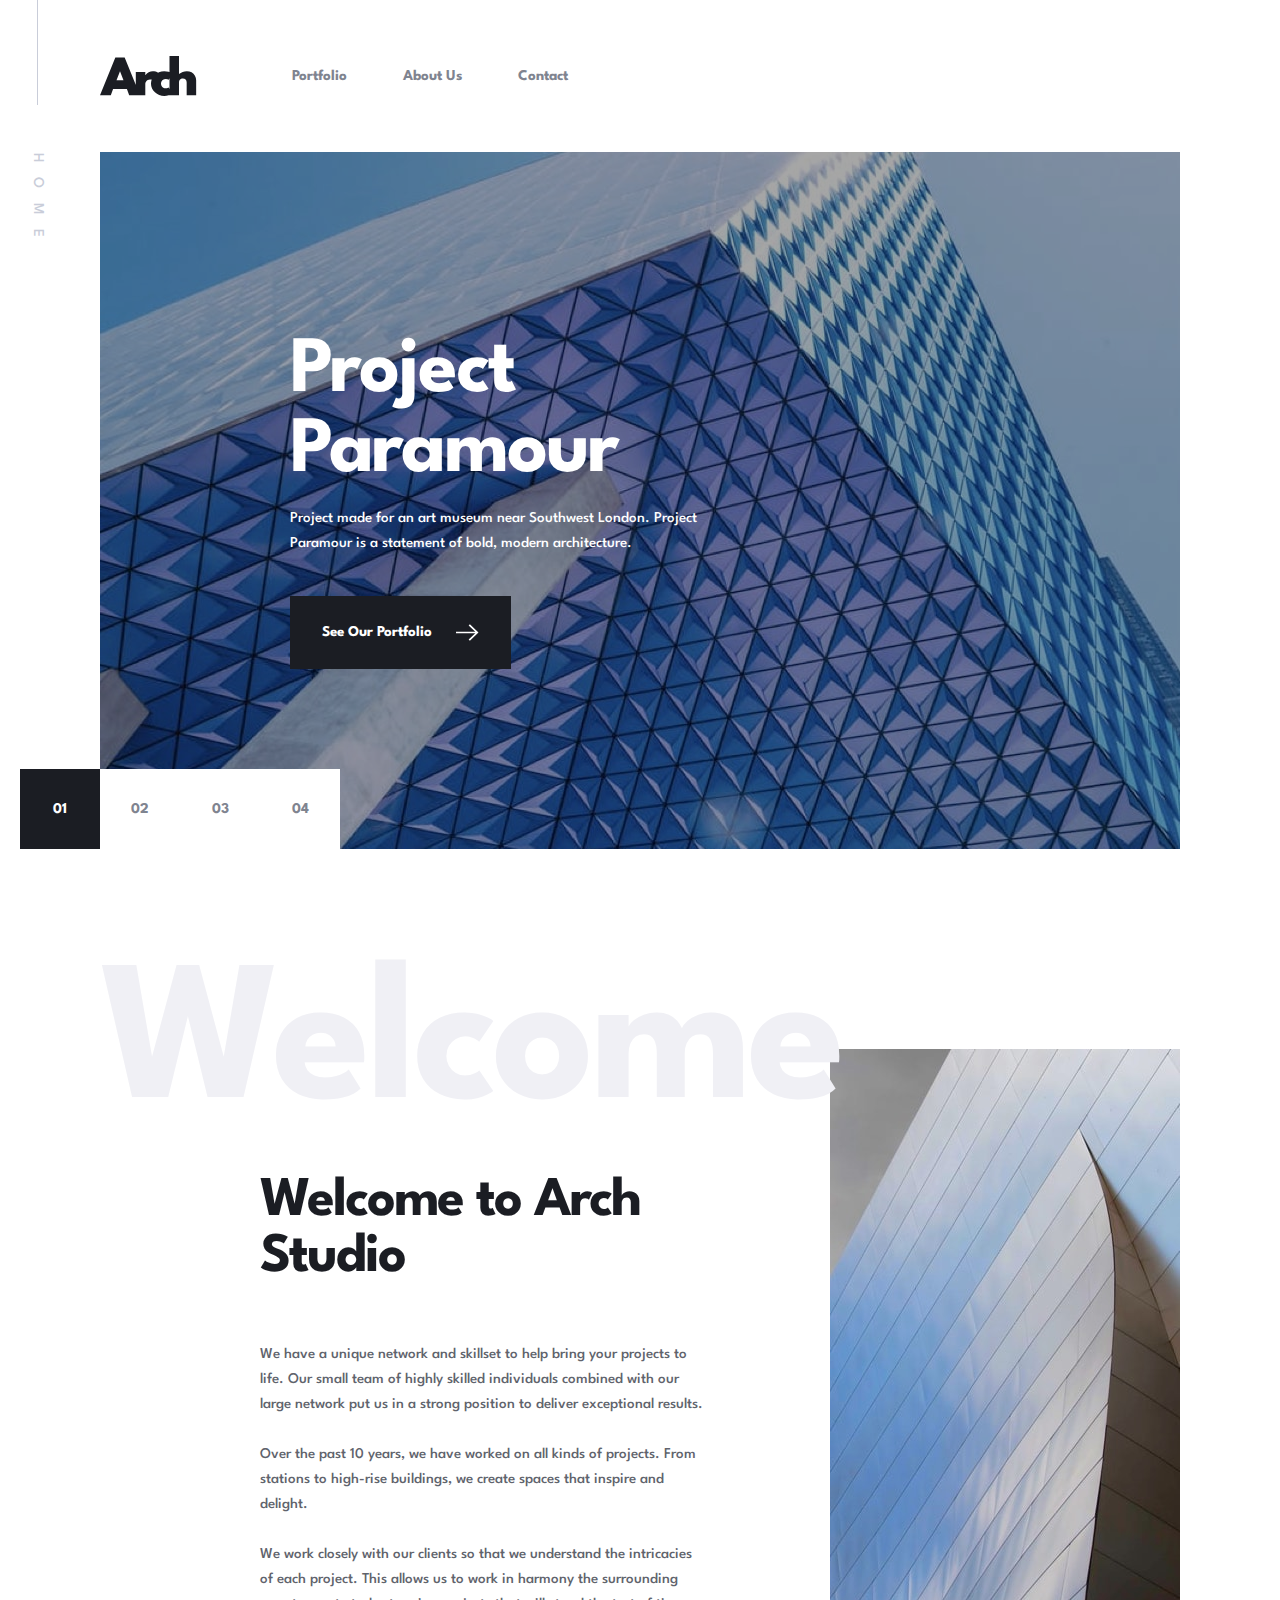
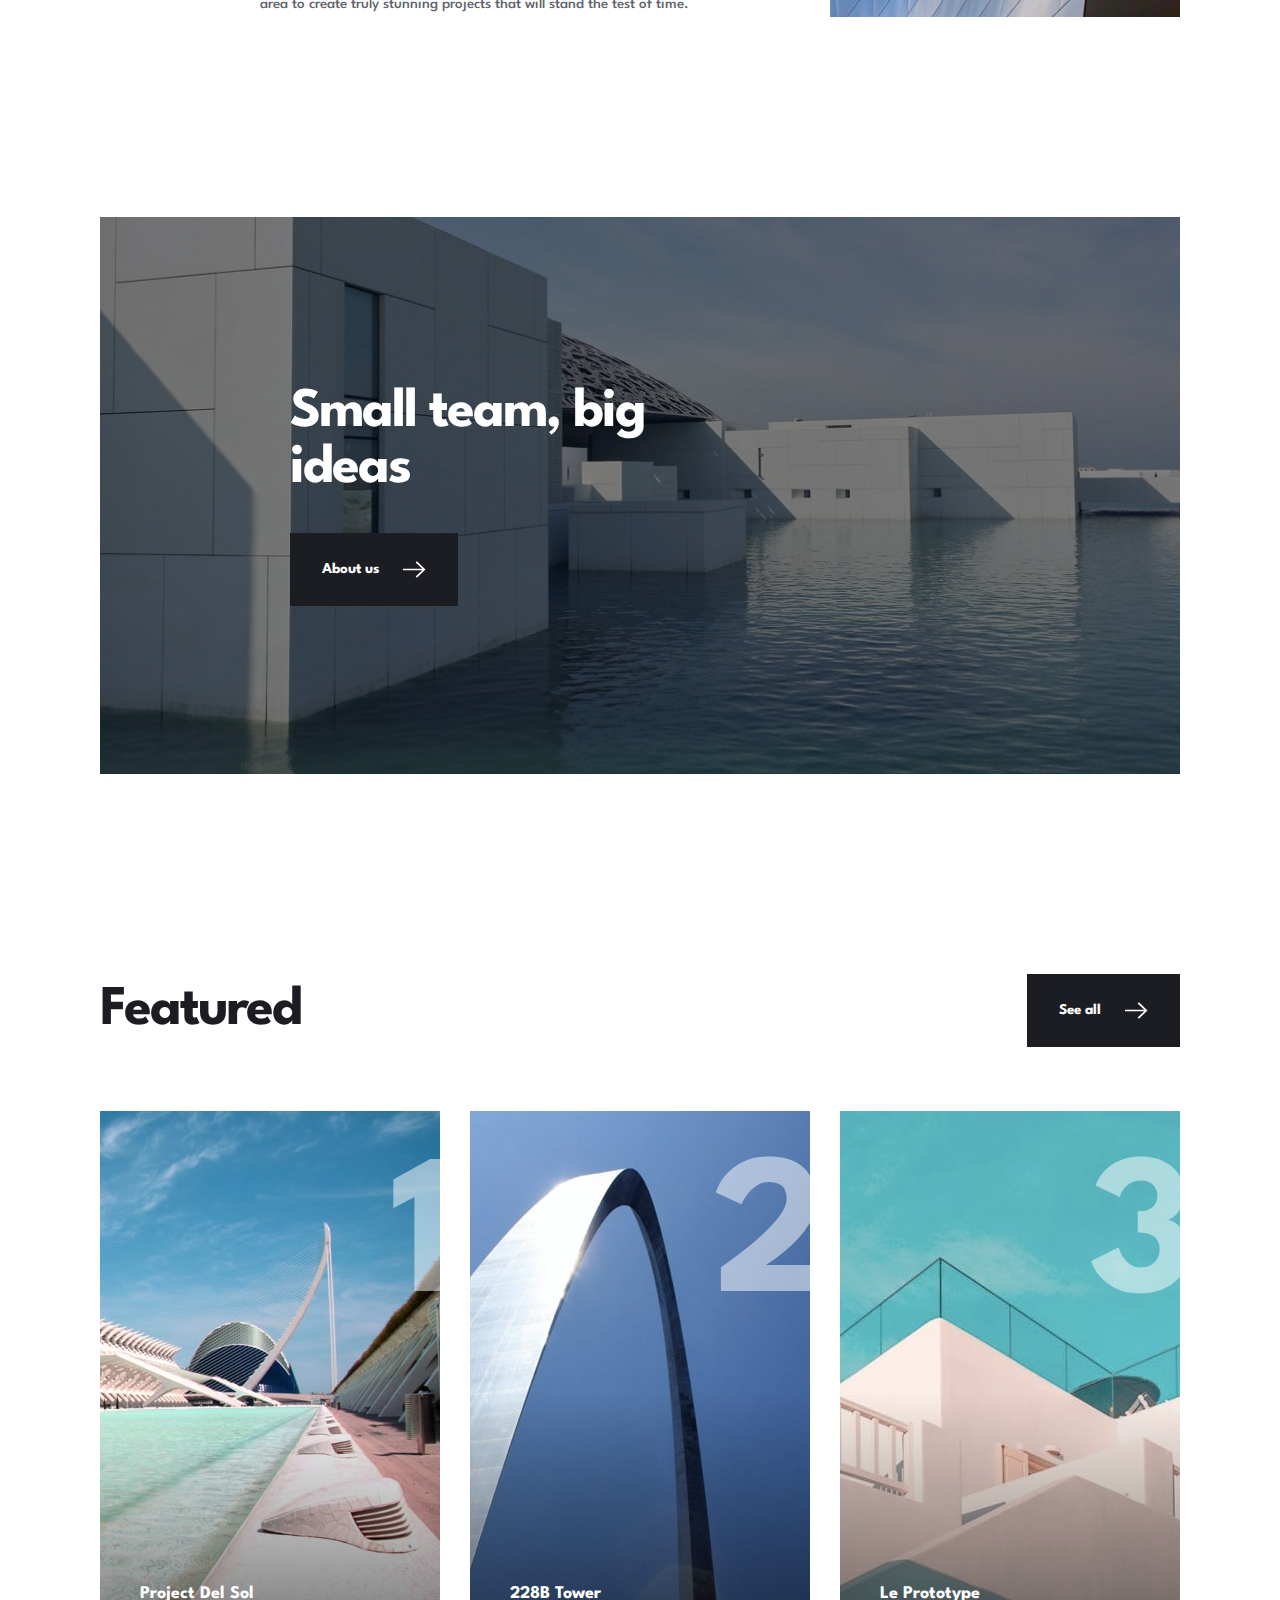
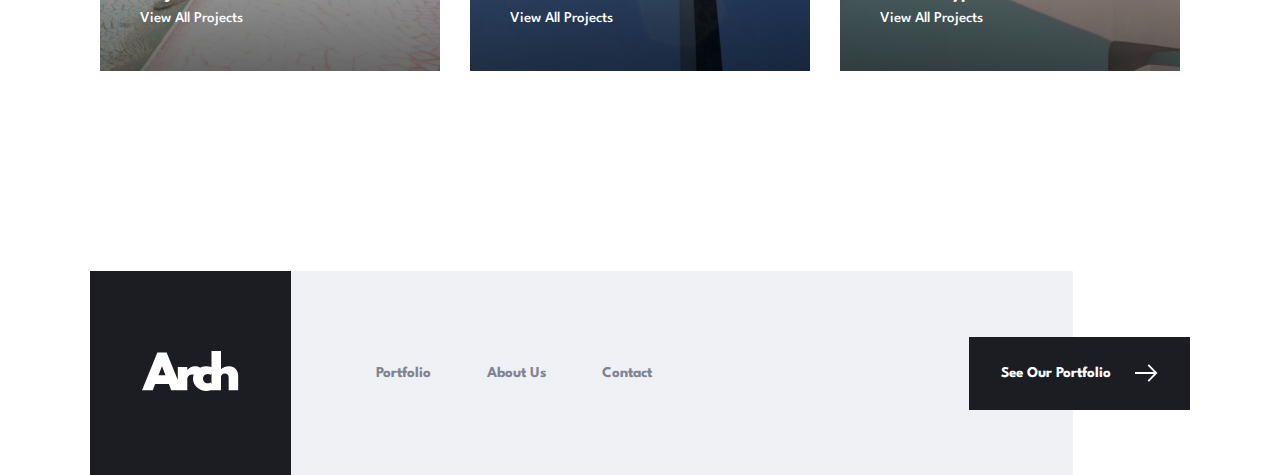
<file: home/index.html>
<!DOCTYPE html>
<html lang="en">
  <head>
    <meta charset="utf-8" />
    <meta name="viewport" content="width=device-width, initial-scale=1" />
    <meta name="description" content="Arch studio mulit-page website" />
    <link rel="stylesheet" href="/base.css" />
    <link rel="stylesheet" href="/buttons.css" />
    <link rel="stylesheet" href="/navbar.css" />
    <link rel="stylesheet" href="/sidebar.css" />
    <link rel="stylesheet" href="/footer.css" />
    <link rel="stylesheet" href="/home/index.css" />
    <link rel="shortcut icon" href="/assets/favicon-32x32.png" type="image/x-icon" />
    <link rel="preconnect" href="https://fonts.googleapis.com" />
    <link rel="preconnect" href="https://fonts.gstatic.com" crossorigin />
    <link
      href="https://fonts.googleapis.com/css2?family=Spartan:wght@500;700&display=swap"
      rel="stylesheet"
    />
    <title>Arch studio multi-page website</title>
  </head>

  <body>
    <noscript>You need to enable JavaScript to run this app.</noscript>

    <!-------------------------->
    <!------    NAVBAR    ------>
    <!-------------------------->

    <nav class="navbar">
      <div class="navbar__container">
        <aside class="current-page">
          <div></div>
          <span class="body current-page__text">home</span>
        </aside>
        <a href="/home/index.html" class="focus-b">
          <img src="/assets/logo.svg" alt="Arch logo. Arch as text." class="navbar__logo" />
        </a>
        <ul class="navbar__links">
          <li><a class="body focus-b navbar__link" href="/portfolio/index.html">Portfolio</a></li>
          <li><a class="body focus-b navbar__link" href="/about/index.html">About Us</a></li>
          <li><a class="body focus-b navbar__link" href="/contact/index.html">Contact</a></li>
        </ul>
        <button class="focus-b navbar__hamburger" aria-label="hamburger" id="navbar-btn">
          <img
            src="/assets/icons/icon-hamburger.svg"
            alt="Hamburger icon"
            class="navbar__hamburger-icon navbar__hamburger--active"
            id="navbar-open"
          />
          <img
            src="/assets/icons/icon-close.svg"
            alt="Hamburger close icon"
            class="navbar__hamburger-icon"
            id="navbar-close"
          />
        </button>
      </div>
    </nav>

    <!-------------------------->
    <!-----    SIDEBAR    ------>
    <!-------------------------->

    <nav class="sidebar" id="sidebar">
      <ul class="sidebar__links">
        <li><a class="body focus-b sidebar__link" href="/home/index.html">Home</a></li>
        <li><a class="body focus-b sidebar__link" href="/portfolio/index.html">Portfolio</a></li>
        <li><a class="body focus-b sidebar__link" href="/about/index.html">About Us</a></li>
        <li><a class="body focus-b sidebar__link" href="/contact/index.html">Contact</a></li>
      </ul>
      <div class="sidebar__overlay"></div>
    </nav>

    <!-------------------------->
    <!------    HEADER    ------>
    <!-------------------------->

    <header class="header">
      <div class="header__container" id="header__container-01">
        <div class="header__content-container">
          <h1 class="header__title" id="header-title">Project Paramour</h1>
          <p class="body header__subtitle" id="header-subtitle">
            Project made for an art museum near Southwest London. Project Paramour is a statement of
            bold, modern architecture.
          </p>
          <a href="/portfolio/index.html" class="focus-w btn btn--arrow">
            See Our Portfolio<img src="/assets/icons/icon-arrow.svg" alt="Decorative arrow"
          /></a>
        </div>

        <ul class="header__btns-container">
          <li>
            <button class="body focus-b header__next-btn header__next-btn--active">01</button>
          </li>
          <li><button class="body focus-b header__next-btn">02</button></li>
          <li><button class="body focus-b header__next-btn">03</button></li>
          <li><button class="body focus-b header__next-btn">04</button></li>
        </ul>
      </div>
    </header>

    <main>
      <!-------------------------->
      <!-----    WELCOME    ------>
      <!-------------------------->

      <section class="welcome">
        <div class="welcome__container">
          <h1 class="watermark welcome__watermark">Welcome</h1>
          <div class="welcome__text-container">
            <h2 class="welcome__title">Welcome to Arch Studio</h2>
            <p class="body welcome__lead">
              We have a unique network and skillset to help bring your projects to life. Our small
              team of highly skilled individuals combined with our large network put us in a strong
              position to deliver exceptional results.<br /><br />
              Over the past 10 years, we have worked on all kinds of projects. From stations to
              high-rise buildings, we create spaces that inspire and delight.<br /><br />
              We work closely with our clients so that we understand the intricacies of each
              project. This allows us to work in harmony the surrounding area to create truly
              stunning projects that will stand the test of time.
            </p>
          </div>
          <img
            src="/assets/home/desktop/image-welcome.jpg"
            alt="architecture of a part of a building. Curved with tiles"
            class="welcome__img"
          />
        </div>
      </section>

      <!-------------------------->
      <!---    ABOUT BANNER    --->
      <!-------------------------->

      <div class="about">
        <div class="about__container">
          <div class="about__text-container">
            <h2 class="about__title">Small team, big ideas</h2>
            <a href="/about/index.html" class="focus-w btn btn--arrow">
              About us<img src="/assets/icons/icon-arrow.svg" alt="Decorative arrow"
            /></a>
          </div>
        </div>
      </div>

      <!-------------------------->
      <!---  Featured Projects --->
      <!-------------------------->

      <section class="featured">
        <div class="featured__container">
          <div class="featured__header">
            <h2 class="featured__title">Featured</h2>
            <a href="/portfolio/index.html" class="focus-b btn btn--arrow">
              See all<img src="/assets/icons/icon-arrow.svg" alt="Decorative arrow"
            /></a>
          </div>

          <ul class="featured__list">
            <li class="portfolio-card">
              <!-- TODO: Experiment with srcsets, tablet 1100, mobile 650 -->
              <img
                src="/assets/portfolio/desktop/image-del-sol.jpg"
                alt="Big, clean pool with curved architectured building besides it."
                class="portfolio-card__img"
                id="image-del-sol"
              />
              <div class="portfolio-card__footer">
                <h3 class="portfolio-card__title">Project Del Sol</h3>
                <a class="focus-w body portfolio-card__subtitle" href="/portfolio/index.html"
                  >View All Projects</a
                >
              </div>
              <p class="watermark portfolio-card__watermark">1</p>
            </li>

            <li class="portfolio-card">
              <img
                src="/assets/portfolio/desktop/image-228b.jpg"
                alt="Beautiful blue sky, with some sort of tall arch in the frame."
                class="portfolio-card__img"
                id="image-228b"
              />
              <div class="portfolio-card__footer">
                <h3 class="portfolio-card__title">228B Tower</h3>
                <a class="focus-w body portfolio-card__subtitle" href="/portfolio/index.html"
                  >View All Projects</a
                >
              </div>
              <p class="watermark portfolio-card__watermark">2</p>
            </li>

            <li class="portfolio-card">
              <img
                src="/assets/portfolio/desktop/image-prototype.jpg"
                alt="Modern spanish villa looking architecture."
                class="portfolio-card__img"
                id="image-prototype"
              />
              <div class="portfolio-card__footer">
                <h3 class="portfolio-card__title">Le Prototype</h3>
                <a class="focus-w body portfolio-card__subtitle" href="/portfolio/index.html"
                  >View All Projects</a
                >
              </div>
              <p class="watermark portfolio-card__watermark">3</p>
            </li>
          </ul>

          <a href="/portfolio/index.html" class="focus-b btn btn--arrow featured__btn--mobile">
            See all<img src="/assets/icons/icon-arrow.svg" alt="Decorative arrow"
          /></a>
        </div>
      </section>
    </main>

    <!-------------------------->
    <!-------  Footer   -------->
    <!-------------------------->

    <footer class="footer">
      <div class="footer__container">
        <div class="footer__logo-container">
          <img src="/assets/logo-white.svg" alt="Arch logo. Arch as text." class="footer__logo" />
        </div>
        <div class="footer__links-container">
          <ul class="footer__links">
            <li><a class="body focus-b footer__link" href="/portfolio/index.html">Portfolio</a></li>
            <li><a class="body focus-b footer__link" href="/about/index.html">About Us</a></li>
            <li><a class="body focus-b footer__link" href="/contact/index.html">Contact</a></li>
          </ul>
          <a href="/portfolio/index.html" class="focus-b btn btn--arrow">
            See Our Portfolio<img src="/assets/icons/icon-arrow.svg" alt="Decorative arrow"
          /></a>
        </div>
      </div>
    </footer>

    <script src="/main.js"></script>
  </body>
</html>
</file>
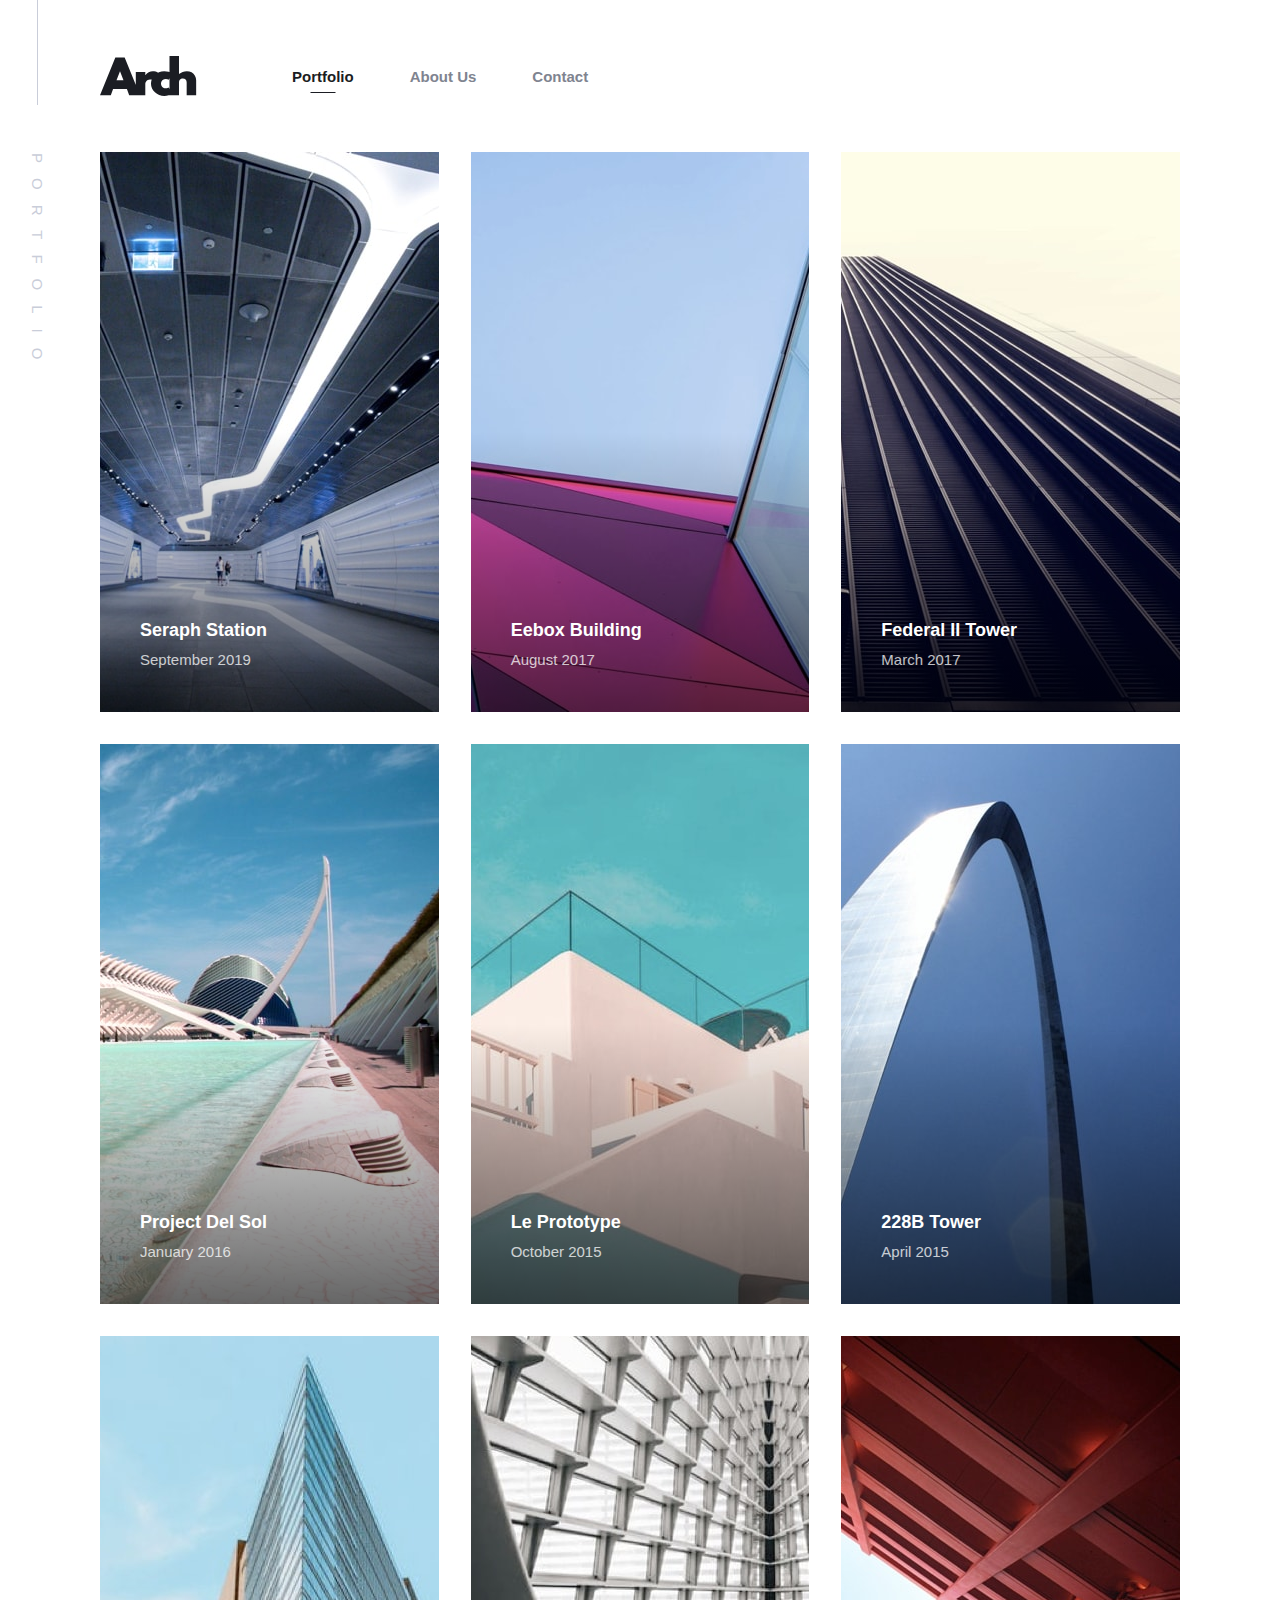
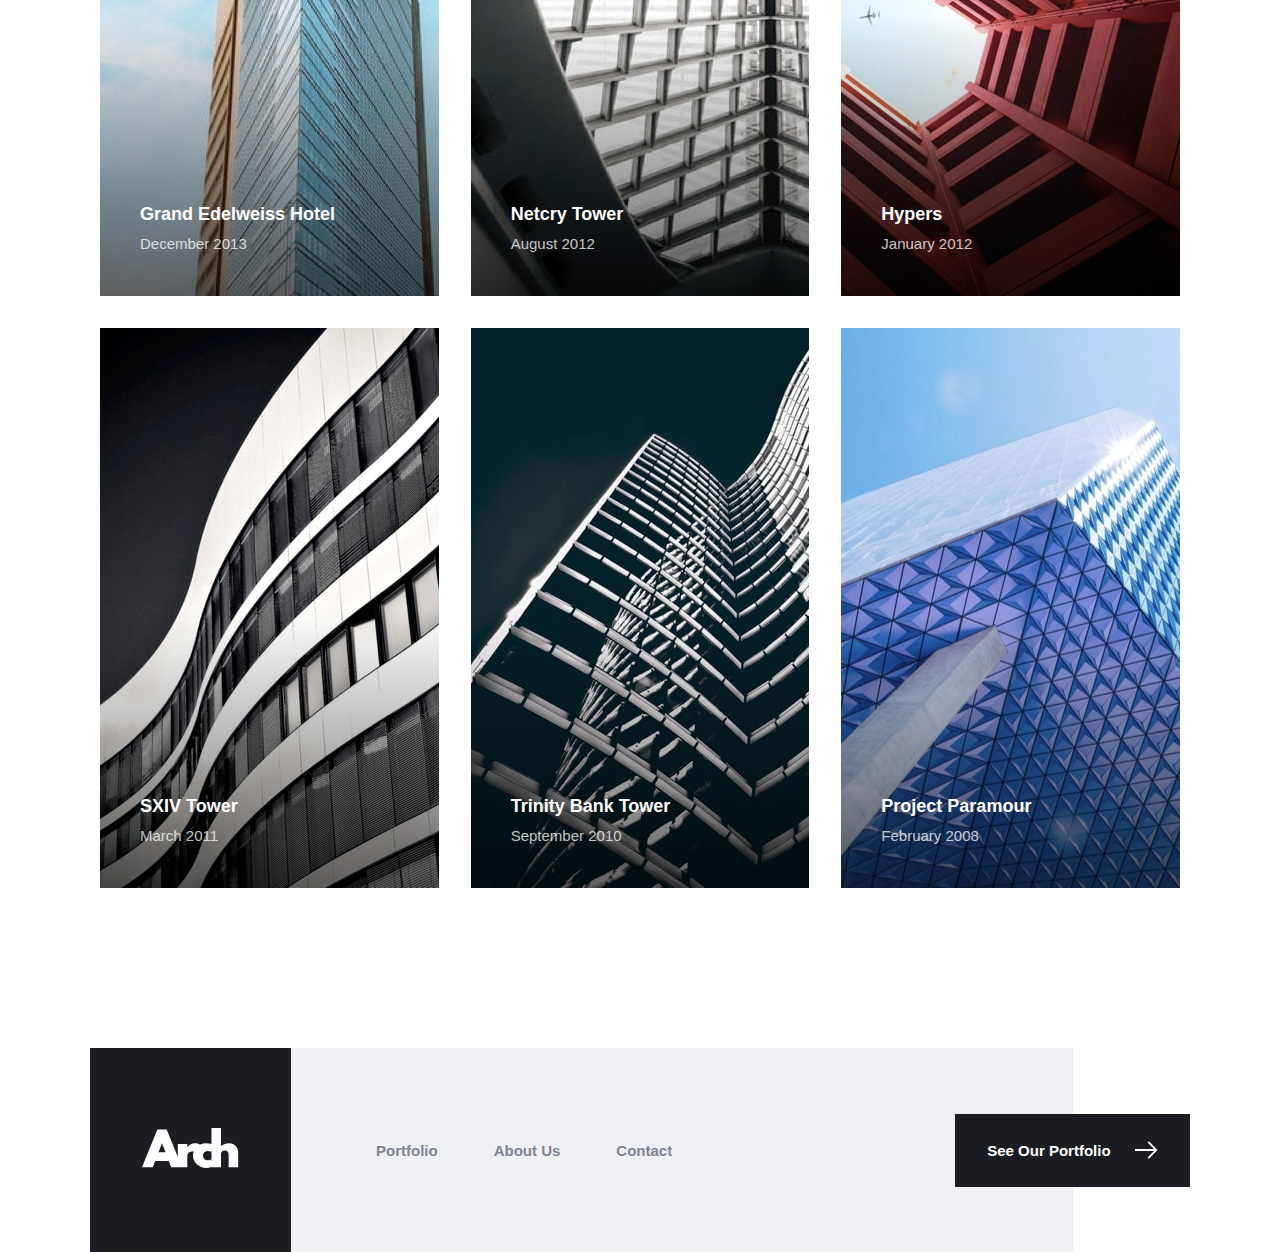
<file: portfolio/index.html>
<!DOCTYPE html>
<html lang="en">
  <head>
    <meta charset="utf-8" />
    <meta name="viewport" content="width=device-width, initial-scale=1" />
    <meta name="description" content="Arch studio mulit-page website" />
    <link rel="stylesheet" href="/base.css" />
    <link rel="stylesheet" href="/buttons.css" />
    <link rel="stylesheet" href="/navbar.css" />
    <link rel="stylesheet" href="/sidebar.css" />
    <link rel="stylesheet" href="/footer.css" />
    <link rel="stylesheet" href="/portfolio/portfolio.css" />
    <link rel="shortcut icon" href="/assets/favicon-32x32.png" type="image/x-icon" />
    <title>Arch studio mulit-page website</title>
  </head>

  <body>
    <noscript>You need to enable JavaScript to run this app.</noscript>
    <main>
      <!-------------------------->
      <!------    NAVBAR    ------>
      <!-------------------------->

      <nav class="navbar">
        <div class="navbar__container">
          <aside class="current-page">
            <div></div>
            <span class="body current-page__text">portfolio</span>
          </aside>
          <a href="/home/index.html" class="focus-b">
            <img src="/assets/logo.svg" alt="Arch logo. Arch as text." class="navbar__logo" />
          </a>
          <ul class="navbar__links">
            <li>
              <a class="body focus-b navbar__link navbar__link--active" href="/portfolio/index.html"
                >Portfolio</a
              >
            </li>
            <li><a class="body focus-b navbar__link" href="/about/index.html">About Us</a></li>
            <li><a class="body focus-b navbar__link" href="/contact/index.html">Contact</a></li>
          </ul>
          <button class="focus-b navbar__hamburger" aria-label="hamburger" id="navbar-btn">
            <img
              src="/assets/icons/icon-hamburger.svg"
              alt="Hamburger icon"
              class="navbar__hamburger-icon navbar__hamburger--active"
              id="navbar-open"
            />
            <img
              src="/assets/icons/icon-close.svg"
              alt="Hamburger close icon"
              class="navbar__hamburger-icon"
              id="navbar-close"
            />
          </button>
        </div>
      </nav>

      <!-------------------------->
      <!-----    SIDEBAR    ------>
      <!-------------------------->

      <nav class="sidebar" id="sidebar">
        <ul class="sidebar__links">
          <li><a class="body focus-b sidebar__link" href="/home/index.html">Home</a></li>
          <li><a class="body focus-b sidebar__link" href="/portfolio/index.html">Portfolio</a></li>
          <li><a class="body focus-b sidebar__link" href="/about/index.html">About Us</a></li>
          <li><a class="body focus-b sidebar__link" href="/contact/index.html">Contact</a></li>
        </ul>
        <div class="sidebar__overlay"></div>
      </nav>

      <!-------------------------->
      <!----  Portfolio cards  --->
      <!-------------------------->
      <section class="portfolio">
        <ul class="portfolio__container">
          <li class="portfolio-card">
            <img
              src="/assets/portfolio/desktop/image-seraph.jpg"
              alt="Futuristic, sci-fi looking interior for a space station."
              class="portfolio-card__img"
              id="image-seraph"
            />
            <div class="portfolio-card__footer">
              <h3 class="portfolio-card__title">Seraph Station</h3>
              <p class="body portfolio-card__subtitle">September 2019</p>
            </div>
          </li>

          <li class="portfolio-card">
            <img
              src="/assets/portfolio/desktop/image-eebox.jpg"
              alt="Big blue sky with a glimpse of a pink building and glass."
              class="portfolio-card__img"
              id="image-eebox"
            />
            <div class="portfolio-card__footer">
              <h3 class="portfolio-card__title">Eebox Building</h3>
              <p class="body portfolio-card__subtitle">August 2017</p>
            </div>
          </li>

          <li class="portfolio-card">
            <img
              src="/assets/portfolio/desktop/image-federal.jpg"
              alt="Upwards angle ofa tower, skyscraper looking building."
              class="portfolio-card__img"
              id="image-federal"
            />
            <div class="portfolio-card__footer">
              <h3 class="portfolio-card__title">Federal II Tower</h3>
              <p class="body portfolio-card__subtitle">March 2017</p>
            </div>
          </li>

          <li class="portfolio-card">
            <img
              src="/assets/portfolio/desktop/image-del-sol.jpg"
              alt="Big, clean pool with curved architectured building besides it."
              class="portfolio-card__img"
              id="image-del-sol"
            />
            <div class="portfolio-card__footer">
              <h3 class="portfolio-card__title">Project Del Sol</h3>
              <p class="body portfolio-card__subtitle">January 2016</p>
            </div>
          </li>

          <li class="portfolio-card">
            <img
              src="/assets/portfolio/desktop/image-prototype.jpg"
              alt="Modern spanish villa looking architecture."
              class="portfolio-card__img"
              id="image-prototype"
            />
            <div class="portfolio-card__footer">
              <h3 class="portfolio-card__title">Le Prototype</h3>
              <p class="body portfolio-card__subtitle">October 2015</p>
            </div>
          </li>

          <li class="portfolio-card">
            <img
              src="/assets/portfolio/desktop/image-228b.jpg"
              alt="Beautiful blue sky, with some sort of tall arch in the frame."
              class="portfolio-card__img"
              id="image-228b"
            />
            <div class="portfolio-card__footer">
              <h3 class="portfolio-card__title">228B Tower</h3>
              <p class="body portfolio-card__subtitle">April 2015</p>
            </div>
          </li>

          <li class="portfolio-card">
            <img
              src="/assets/portfolio/desktop/image-edelweiss.jpg"
              alt="Tall building that is pointy on the side. Triangular shaped."
              class="portfolio-card__img"
              id="image-grand"
            />
            <div class="portfolio-card__footer">
              <h3 class="portfolio-card__title">Grand Edelweiss Hotel</h3>
              <p class="body portfolio-card__subtitle">December 2013</p>
            </div>
          </li>

          <li class="portfolio-card">
            <img
              src="/assets/portfolio/desktop/image-netcry.jpg"
              alt="Inside of a tower with a lot of hollow structures that look like hollow bricks as walls."
              class="portfolio-card__img"
              id="image-netcry"
            />
            <div class="portfolio-card__footer">
              <h3 class="portfolio-card__title">Netcry Tower</h3>
              <p class="body portfolio-card__subtitle">August 2012</p>
            </div>
          </li>

          <li class="portfolio-card">
            <img
              src="/assets/portfolio/desktop/image-hypers.jpg"
              alt="Upwards angle of a hexagonal shaped building with multiple floors painted red."
              class="portfolio-card__img"
              id="image-hypers"
            />
            <div class="portfolio-card__footer">
              <h3 class="portfolio-card__title">Hypers</h3>
              <p class="body portfolio-card__subtitle">January 2012</p>
            </div>
          </li>

          <!-- break -->
          <li class="portfolio-card">
            <img
              src="/assets/portfolio/desktop/image-sxiv.jpg"
              alt="Side of a curved modern tower."
              class="portfolio-card__img"
              id="image-sxiv"
            />
            <div class="portfolio-card__footer">
              <h3 class="portfolio-card__title">SXIV Tower</h3>
              <p class="body portfolio-card__subtitle">March 2011</p>
            </div>
          </li>

          <li class="portfolio-card">
            <img
              src="/assets/portfolio/desktop/image-trinity.jpg"
              alt="Curved tower with an extension on the side. Upwards angle."
              class="portfolio-card__img"
              id="image-trinity"
            />
            <div class="portfolio-card__footer">
              <h3 class="portfolio-card__title">Trinity Bank Tower</h3>
              <p class="body portfolio-card__subtitle">September 2010</p>
            </div>
          </li>

          <li class="portfolio-card">
            <img
              src="/assets/portfolio/desktop/image-paramour.jpg"
              alt="Boxed building with a concrete pillar support and is a load of blue tiles for the walls."
              class="portfolio-card__img"
              id="image-paramour"
            />
            <div class="portfolio-card__footer">
              <h3 class="portfolio-card__title">Project Paramour</h3>
              <p class="body portfolio-card__subtitle">February 2008</p>
            </div>
          </li>
        </ul>
      </section>
    </main>

    <!-------------------------->
    <!-------  Footer   -------->
    <!-------------------------->

    <footer class="footer">
      <div class="footer__container">
        <div class="footer__logo-container">
          <img src="/assets/logo-white.svg" alt="Arch logo. Arch as text." class="footer__logo" />
        </div>
        <div class="footer__links-container">
          <ul class="footer__links">
            <li><a class="body focus-b footer__link" href="/portfolio/index.html">Portfolio</a></li>
            <li><a class="body focus-b footer__link" href="/about/index.html">About Us</a></li>
            <li><a class="body focus-b footer__link" href="/contact/index.html">Contact</a></li>
          </ul>
          <a href="/portfolio/index.html" class="focus-b btn btn--arrow">
            See Our Portfolio<img src="/assets/icons/icon-arrow.svg" alt="Decorative arrow"
          /></a>
        </div>
      </div>
    </footer>

    <script src="/main.js"></script>
  </body>
</html>
</file>
<file: base.css>
* {
  font-family: 'Spartan', sans-serif;
  box-sizing: border-box;
  text-decoration: none;
  list-style: none;
  margin: 0;
  padding: 0;
}

body,
html {
  scroll-behavior: smooth;
}

:root {
  scroll-behavior: smooth;
  font-size: 16px;

  --black: hsl(225, 13%, 12%);

  --grey-dark: hsl(225, 6%, 40%);
  --grey-mid: hsl(223, 7%, 53%);

  --grey: hsl(225, 17%, 82%);
  --grey-light: hsl(230, 21%, 95%);

  --error: hsl(0, 68%, 61%);

  --watermark: 12.5rem;
  --watermark-lh: 200px;
  --watermark-ls: -5px;

  --h1: 5rem;
  --h1-lh: 80px;
  --h1-ls: -2px;

  --h2: 3.5rem;
  --h2-lh: 56px;
  --h2-ls: -2px;

  --h3: 1.125rem;
  --h3-lh: 25px;

  --body: 0.938rem;
  --body-lh: 25px;

  --max-width: 1100px;
}

h1 {
  font-size: var(--h1);
  line-height: var(--h1-lh);
  letter-spacing: var(--h1-ls);
}

h2 {
  font-size: var(--h2);
  line-height: var(--h2-lh);
  letter-spacing: var(--h2-ls);
}

h3 {
  font-size: var(--h3);
  line-height: var(--h3-lh);
}

.watermark {
  font-size: var(--watermark);
  line-height: var(--watermark-lh);
  letter-spacing: var(--watermark-ls);
}

.body {
  font-size: var(--body);
  line-height: var(--body-lh);
  font-weight: 500;
}

.focus-w:focus-visible {
  outline: var(--grey-light) dotted 2px;
}

.focus-b:focus-visible {
  outline: var(--black) dotted 2px;
}

.portfolio-card {
  position: relative;
  min-width: 0;
}

.portfolio-card::before {
  position: absolute;
  content: '';
  background: linear-gradient(180deg, hsla(0, 0%, 0%, 0) 0%, hsla(0, 0%, 0%, 60%) 100%);
  width: 100%;
  height: 50%;
  bottom: 0;
  left: 0;
}

.portfolio-card__watermark {
  position: absolute;
  color: hsla(0, 0%, 100%, 0.5);
  font-weight: 700;
  right: -12px;
  top: 32px;
}

.portfolio-card__footer {
  position: absolute;
  bottom: 40px;
  left: 40px;
}

.portfolio-card__title,
.portfolio-card__subtitle {
  color: #fff;
}

.portfolio-card__subtitle {
  margin-top: 4px;
}

.portfolio-card__subtitle:not(a) {
  opacity: 0.75;
}

.portfolio-card__img {
  display: block;
  object-fit: cover;
  height: 560px;
  width: 100%;
}

@media (max-width: 1150px) {
  :root {
    --watermark: 7.5rem;
    --watermark-ls: -3px;
  }
}

@media (max-width: 1100px) {
  .portfolio-card {
    width: 100%;
  }

  .portfolio-card::before {
    height: 100%;
  }

  .portfolio-card__watermark {
    font-size: 12.5rem;
    right: 16px;
    top: 16px;
  }

  .portfolio-card__img {
    height: 240px;
  }

  #image-del-sol {
    content: url('/assets/portfolio/tablet/image-del-sol.jpg');
  }

  #image-228b {
    content: url('/assets/portfolio/tablet/image-228b.jpg');
  }

  #image-prototype {
    content: url('/assets/portfolio/tablet/image-prototype.jpg');
  }

  #image-seraph {
    content: url('/assets/portfolio/tablet/image-seraph.jpg');
  }

  #image-eebox {
    content: url('/assets/portfolio/tablet/image-eebox.jpg');
  }

  #image-federal {
    content: url('/assets/portfolio/tablet/image-federal.jpg');
  }

  #image-grand {
    content: url('/assets/portfolio/tablet/image-edelweiss.jpg');
  }

  #image-netcry {
    content: url('/assets/portfolio/tablet/image-netcry.jpg');
  }

  #image-hypers {
    content: url('/assets/portfolio/tablet/image-hypers.jpg');
  }

  #image-sxiv {
    content: url('/assets/portfolio/tablet/image-sxiv.jpg');
  }

  #image-trinity {
    content: url('/assets/portfolio/tablet/image-trinity.jpg');
  }

  #image-paramour {
    content: url('/assets/portfolio/tablet/image-paramour.jpg');
  }
}

@media (max-width: 650px) {
  :root {
    --h1: 3rem;
    --h1-lh: 48px;
    --h1-ls: -1.2px;

    --h2: 2.5rem;
    --h2-lh: 48px;
    --h2-ls: -1.5px;
  }

  .portfolio-card__watermark {
    display: none;
  }

  #image-del-sol {
    content: url('/assets/portfolio/mobile/image-del-sol.jpg');
  }

  #image-228b {
    content: url('/assets/portfolio/mobile/image-228b.jpg');
  }

  #image-prototype {
    content: url('/assets/portfolio/mobile/image-prototype.jpg');
  }

  #image-seraph {
    content: url('/assets/portfolio/mobile/image-seraph.jpg');
  }

  #image-eebox {
    content: url('/assets/portfolio/mobile/image-eebox.jpg');
  }

  #image-federal {
    content: url('/assets/portfolio/mobile/image-federal.jpg');
  }

  #image-grand {
    content: url('/assets/portfolio/mobile/image-edelweiss.jpg');
  }

  #image-netcry {
    content: url('/assets/portfolio/mobile/image-netcry.jpg');
  }

  #image-hypers {
    content: url('/assets/portfolio/mobile/image-hypers.jpg');
  }

  #image-sxiv {
    content: url('/assets/portfolio/mobile/image-sxiv.jpg');
  }

  #image-trinity {
    content: url('/assets/portfolio/mobile/image-trinity.jpg');
  }

  #image-paramour {
    content: url('/assets/portfolio/mobile/image-paramour.jpg');
  }
}
</file>
<file: buttons.css>
button,
.btn {
  background: none;
  outline: none;
  border: none;
  cursor: pointer;
  transition: 0.2s ease-in-out;
}

.btn {
  color: #fff;
  background-color: var(--black);
  font-size: var(--body);
  line-height: var(--body-lh);
  font-weight: 700;
  padding: 24px 32px;
}

.btn--arrow {
  display: inline-flex;
  justify-content: center;
  align-items: center;
  gap: 24px;
}

.btn--arrow img {
  max-height: 18px;
}

.btn:hover {
  background-color: var(--grey-dark);
}
</file>
<file: navbar.css>
.navbar {
  padding: 56px 100px;
}

.navbar__container {
  display: flex;
  justify-content: flex-start;
  align-items: center;
  position: relative;
  max-width: var(--max-width);
  margin: 0 auto;
}

.navbar__logo {
  display: block;
  max-height: 40px;
  height: 100%;
}

.navbar__links {
  display: flex;
  justify-content: center;
  align-items: center;
  margin-left: 95px;
}

.navbar__links li:not(:last-child) {
  margin-right: 56px;
}

.navbar__link {
  position: relative;
  transition: 0.2s ease-in-out;
  color: var(--grey-mid);
  font-weight: 700;
}

.navbar__link:hover,
.navbar__link--active {
  color: var(--black);
}

.navbar__link--active::before {
  position: absolute;
  content: '';
  background-color: var(--black);
  transform: translateX(-50%);
  bottom: -8px;
  width: 25px;
  height: 1px;
  left: 50%;
}

.current-page {
  position: absolute;
  display: flex;
  flex-direction: column;
  align-items: center;
  left: -100px;
  top: -56px;
}

.current-page div {
  background-color: var(--grey);
  margin-bottom: 48px;
  height: 105px;
  width: 1px;
}

.current-page__text {
  color: var(--grey);
  text-transform: uppercase;
  writing-mode: vertical-rl;
  text-orientation: sideways;
  letter-spacing: 15px;
}

.navbar__hamburger {
  display: none;
}

@media (max-width: 1350px) {
  .current-page {
    left: -75px;
  }
}

@media (max-width: 768px) {
  .navbar__links {
    margin-left: 80px;
  }

  .current-page {
    left: -50px;
  }
}

@media (max-width: 700px) {
  .navbar {
    padding: 32px;
  }

  .navbar__logo {
    max-height: 32px;
  }

  .navbar__links,
  .current-page,
  .navbar__hamburger-icon {
    display: none;
  }

  .navbar__container {
    justify-content: space-between;
  }

  .navbar__hamburger {
    display: block;
  }

  .navbar__hamburger--active {
    display: block;
  }
}
</file>
<file: sidebar.css>
.sidebar {
  display: none;
}

.sidebar__links,
.sidebar__overlay {
  animation-name: fadeIn;
  animation-duration: 0.25s;
  position: absolute;
  top: 96px;
  right: 0;
}

.sidebar__links {
  background-color: var(--grey-light);
  padding: 48px;
  width: 350px;
  z-index: 3;
}

.sidebar__links li:not(:last-child) {
  margin-bottom: 32px;
}

.sidebar__overlay {
  z-index: 2;
  background-color: hsla(0, 0%, 0%, 0.5);
  height: calc(100vh - 96px);
  width: 100%;
}

.sidebar__link {
  font-size: var(--h3);
  line-height: var(--h3-lh);
  color: var(--black);
  font-weight: 700;
}

@media (max-width: 700px) {
  .sidebar--active {
    display: block;
  }
}

@keyframes fadeIn {
  from {
    opacity: 0;
  }

  to {
    opacity: 1;
  }
}
</file>
<file: footer.css>
.footer__container {
  display: flex;
  justify-content: center;
  max-width: var(--max-width);
  margin: 0 auto;
}

.footer__logo-container {
  background-color: var(--black);
  padding: 80px 52px;
}

.footer__links-container {
  display: flex;
  justify-content: space-between;
  align-items: center;
  padding: 64px 0 64px 85px;
  background: linear-gradient(90deg, var(--grey-light) 87%, #fff 13%);
  flex-grow: 1;
}

.footer__links {
  display: flex;
  justify-content: space-between;
  align-items: center;
  gap: 56px;
}

.footer__link {
  transition: 0.2s ease-in-out;
  color: var(--grey-mid);
  font-weight: 700;
}

.footer__link:hover {
  color: var(--black);
}

@media (max-width: 1150px) {
  .footer__logo {
    max-width: 58px;
    width: 100%;
  }

  .footer__logo-container {
    padding: 50px 30px;
  }

  .footer__links-container {
    background: linear-gradient(90deg, var(--grey-light) 75%, #fff 25%);
    padding: 24px 0 24px 40px;
  }

  .footer__container {
    max-width: none;
  }
}

@media (max-width: 800px) {
  .footer__container,
  .footer__links-container {
    flex-direction: column;
    align-items: center;
  }

  .footer__links-container {
    background: none;
    width: 100%;
    padding: 0 32px 48px 32px;
  }

  .footer__links {
    flex-direction: column;
    margin: 32px 0;
    gap: 32px;
  }

  .footer__container {
    background: linear-gradient(180deg, #fff 60px, var(--grey-light) 60px);
  }
}
</file>
<file: home/index.css>
.header {
  padding: 0 100px;
}

.header__container {
  position: relative;
  max-width: var(--max-width);
  padding: 180px 0 180px 190px;
  max-height: 720px;
  margin: 0 auto;
}

#header__container-01 {
  background-image: url('/assets/home/desktop/image-hero-paramour.jpg');
}

#header__container-02 {
  background-image: url('/assets/home/desktop/image-hero-seraph.jpg');
}

#header__container-03 {
  background-image: url('/assets/home/desktop/image-hero-federal.jpg');
}

#header__container-04 {
  background-image: url('/assets/home/desktop/image-hero-trinity.jpg');
}

.header__container::before {
  position: absolute;
  content: '';
  pointer-events: none;
  background-color: hsla(0, 0%, 0%, 0.35);
  height: 100%;
  width: 100%;
  z-index: 0;
  left: 0;
  top: 0;
}

.header__content-container {
  position: relative;
  z-index: 1;
}

.header__title,
.header__subtitle {
  color: #fff;
}

.header__title {
  max-width: 540px;
}

.header__subtitle {
  margin: 14px 0 40px 0;
  max-width: 445px;
}

.header__btns-container {
  display: flex;
  justify-content: flex-start;
  align-items: center;
  position: absolute;
  left: -80px;
  bottom: 0;
}

.header__next-btn {
  transition: 0.2s ease-in-out;
  background-color: #fff;
  color: var(--grey-mid);
  font-weight: 700;
  height: 80px;
  width: 80px;
}

.header__next-btn--active {
  background-color: var(--black);
  color: #fff;
}

.header__next-btn:hover:not(.header__next-btn--active) {
  background-color: var(--grey-light);
}

.welcome {
  padding: 200px 100px;
}

.welcome__container {
  display: flex;
  justify-content: flex-end;
  align-items: flex-end;
  position: relative;
  max-width: var(--max-width);
  margin: 0 auto;
}

.welcome__watermark {
  position: absolute;
  color: var(--grey-light);
  top: -100px;
  left: 0;
}

.welcome__img {
  margin-left: 125px;
}

.welcome__text-container {
  max-width: 445px;
}

.welcome__title {
  color: var(--black);
  margin-bottom: 56px;
}

.welcome__lead {
  color: var(--grey-dark);
}

.about {
  padding: 0 100px;
}

.about__container {
  margin: 0 auto;
  position: relative;
  max-width: var(--max-width);
  background: no-repeat url('/assets/home/desktop/image-small-team.jpg');
  background-size: cover;
  padding: 168px 0 168px 190px;
}

.about__container::before {
  position: absolute;
  content: '';
  pointer-events: none;
  background-color: hsla(0, 0%, 0%, 0.5);
  height: 100%;
  width: 100%;
  z-index: 0;
  left: 0;
  top: 0;
}

.about__text-container {
  position: relative;
  z-index: 1;
}

.about__title {
  max-width: 445px;
  margin-bottom: 36px;
  color: #fff;
}

.featured {
  padding: 200px 100px;
}

.featured__container {
  margin: 0 auto;
  max-width: var(--max-width);
}

.featured__header {
  display: flex;
  justify-content: space-between;
  align-items: center;
  margin-bottom: 64px;
}

.featured__title {
  color: var(--black);
}

.featured__list {
  display: flex;
  justify-content: center;
  align-items: center;
  gap: 30px;
}

.featured__btn--mobile {
  display: none;
}

@media (max-width: 1150px) {
  .welcome {
    overflow-x: hidden;
    padding-top: 250px;
  }

  .welcome__container {
    justify-content: flex-start;
  }

  .welcome__watermark {
    top: -175px;
  }

  .welcome__text-container {
    max-width: none;
  }

  .welcome__title {
    max-width: 445px;
  }

  .welcome__img {
    display: none;
  }
}

@media (max-width: 1100px) {
  #header__container-01 {
    background: no-repeat url('/assets/home/tablet/image-hero-paramour.jpg');
    background-size: cover;
  }

  #header__container-02 {
    background: no-repeat url('/assets/home/tablet/image-hero-seraph.jpg');
    background-size: cover;
  }

  #header__container-03 {
    background: no-repeat url('/assets/home/tablet/image-hero-federal.jpg');
    background-size: cover;
  }

  #header__container-04 {
    background: no-repeat url('/assets/home/tablet/image-hero-trinity.jpg');
    background-size: cover;
  }

  .header__container {
    display: flex;
    justify-content: center;
    align-items: center;
    padding: 180px 58px;
  }

  .header__btns-container {
    display: none;
  }

  .about__container {
    background: no-repeat url('/assets/home/tablet/image-small-team.jpg');
    background-size: cover;
  }

  .about__container {
    padding: 168px 0 168px 58px;
  }

  .featured__list {
    flex-direction: column;
    gap: 24px;
  }

  .featured__header {
    margin-bottom: 85px;
  }

  .portfolio-card {
    width: 100%;
  }

  .portfolio-card::before {
    height: 100%;
  }

  .portfolio-card__watermark {
    font-size: 12.5rem;
    right: 16px;
    top: 16px;
  }

  .portfolio-card__img {
    height: 240px;
  }

  #image-del-sol {
    content: url('/assets/portfolio/tablet/image-del-sol.jpg');
  }

  #image-228b {
    content: url('/assets/portfolio/tablet/image-228b.jpg');
  }

  #image-prototype {
    content: url('/assets/portfolio/tablet/image-prototype.jpg');
  }
}

@media (max-width: 650px) {
  #header__container-01 {
    background: no-repeat url('/assets/home/mobile/image-hero-paramour.jpg');
    background-size: cover;
  }

  #header__container-02 {
    background: no-repeat url('/assets/home/mobile/image-hero-seraph.jpg');
    background-size: cover;
  }

  #header__container-03 {
    background: no-repeat url('/assets/home/mobile/image-hero-federal.jpg');
    background-size: cover;
  }

  #header__container-04 {
    background: no-repeat url('/assets/home/mobile/image-hero-trinity.jpg');
    background-size: cover;
  }

  .about__container {
    background: no-repeat url('/assets/home/mobile/image-small-team.jpg');
    background-size: cover;
  }

  .header {
    padding: 0;
  }

  .header__container {
    padding: 110px 32px;
  }

  .header__subtitle {
    margin: 16px 0 58px 0;
  }

  .welcome__title,
  .about__title {
    margin-bottom: 32px;
    max-width: 311px;
  }

  .welcome {
    padding: 140px 32px 100px 32px;
  }

  .welcome__watermark {
    display: none;
  }

  .about {
    padding: 0;
  }

  .about__container {
    padding: 180px 32px;
  }

  .featured {
    padding: 72px 32px;
  }

  .featured__header {
    margin-bottom: 48px;
  }

  .featured__header .btn {
    display: none;
  }

  .featured__btn--mobile {
    display: flex;
    margin-top: 24px;
  }

  .portfolio-card__watermark {
    display: none;
  }

  #image-del-sol {
    content: url('/assets/portfolio/mobile/image-del-sol.jpg');
  }

  #image-228b {
    content: url('/assets/portfolio/mobile/image-228b.jpg');
  }

  #image-prototype {
    content: url('/assets/portfolio/mobile/image-prototype.jpg');
  }
}
</file>
<file: portfolio/portfolio.css>
.portfolio {
  padding: 0 100px 160px 100px;
}

.portfolio__container {
  margin: 0 auto;
  max-width: var(--max-width);
  display: grid;
  grid-template-columns: repeat(3, 1fr);
  grid-template-rows: auto;
  gap: 32px;
}

@media (max-width: 1150px) {
  .portfolio {
    padding: 0 100px 200px 100px;
  }

  .portfolio__container {
    grid-template-columns: 1fr;
    gap: 24px;
  }
}

@media (max-width: 650px) {
  .portfolio {
    padding: 72px 32px 72px 32px;
  }
}
</file>
